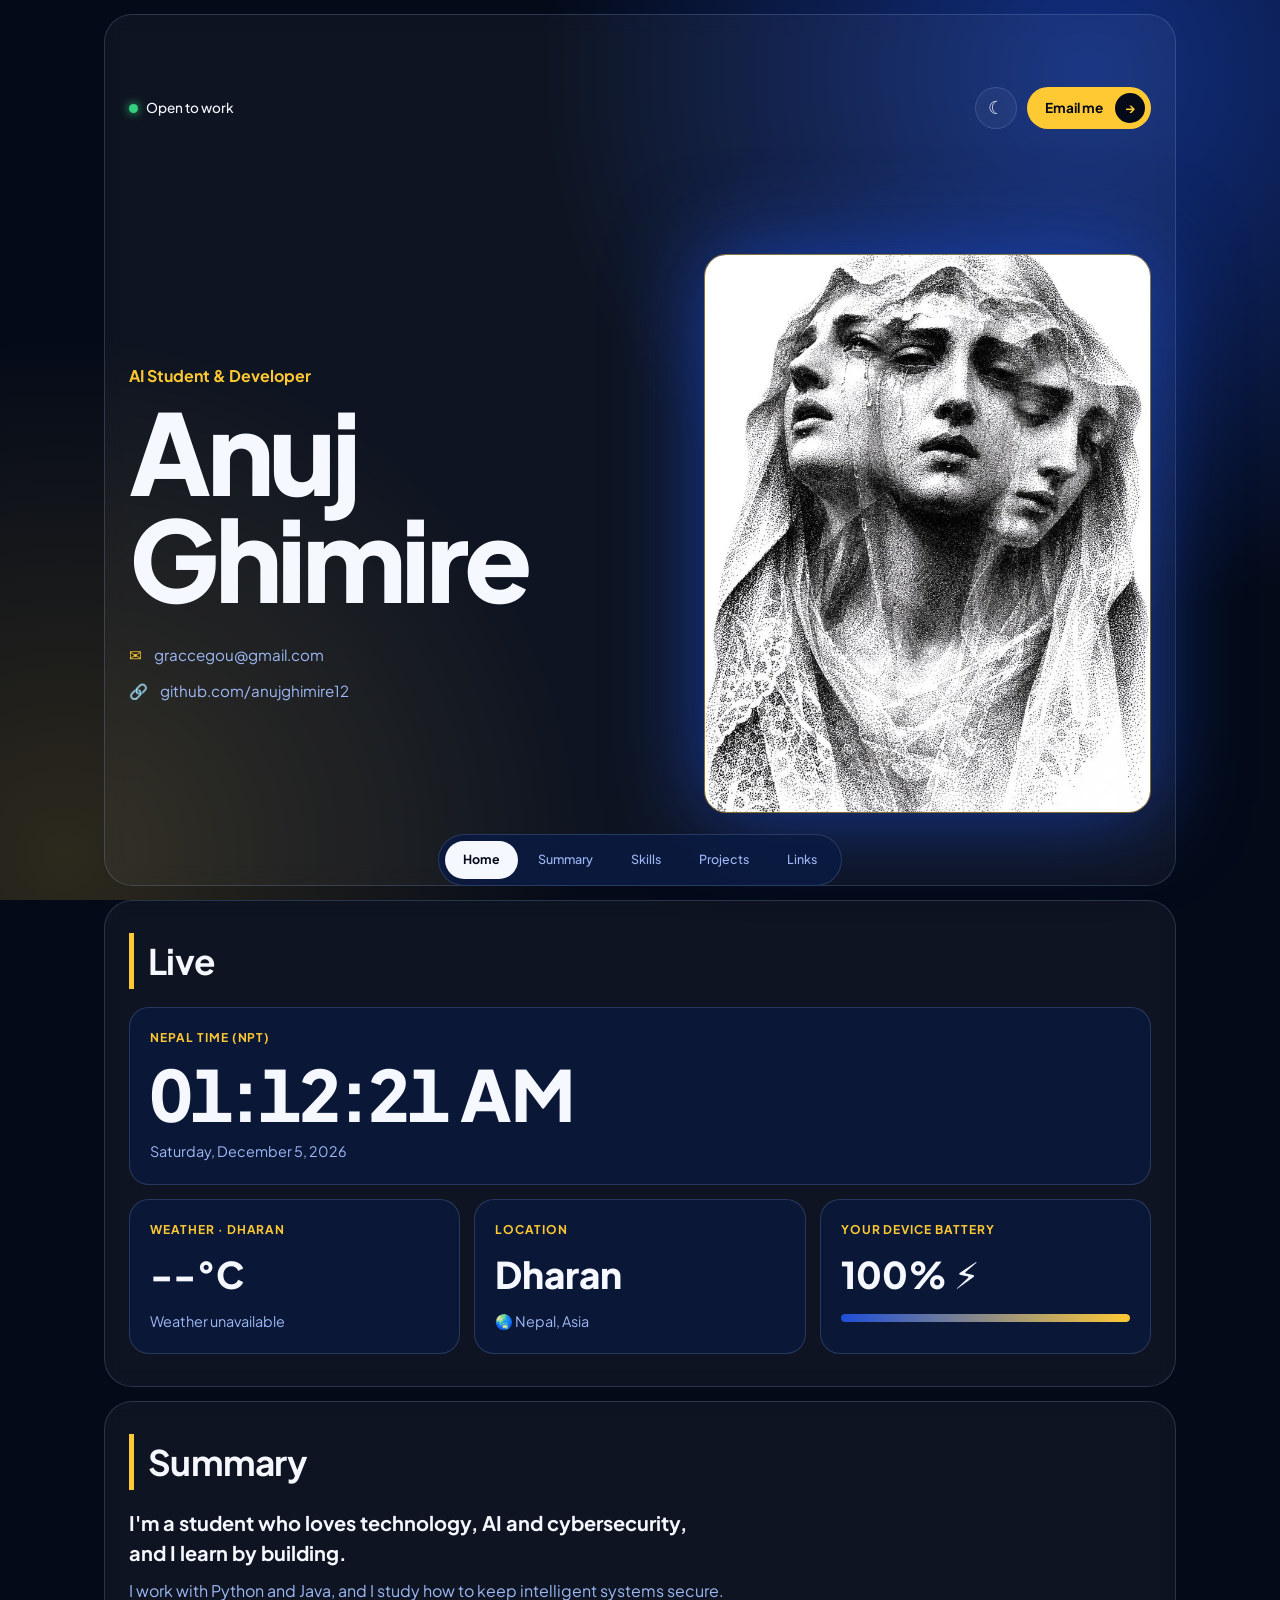
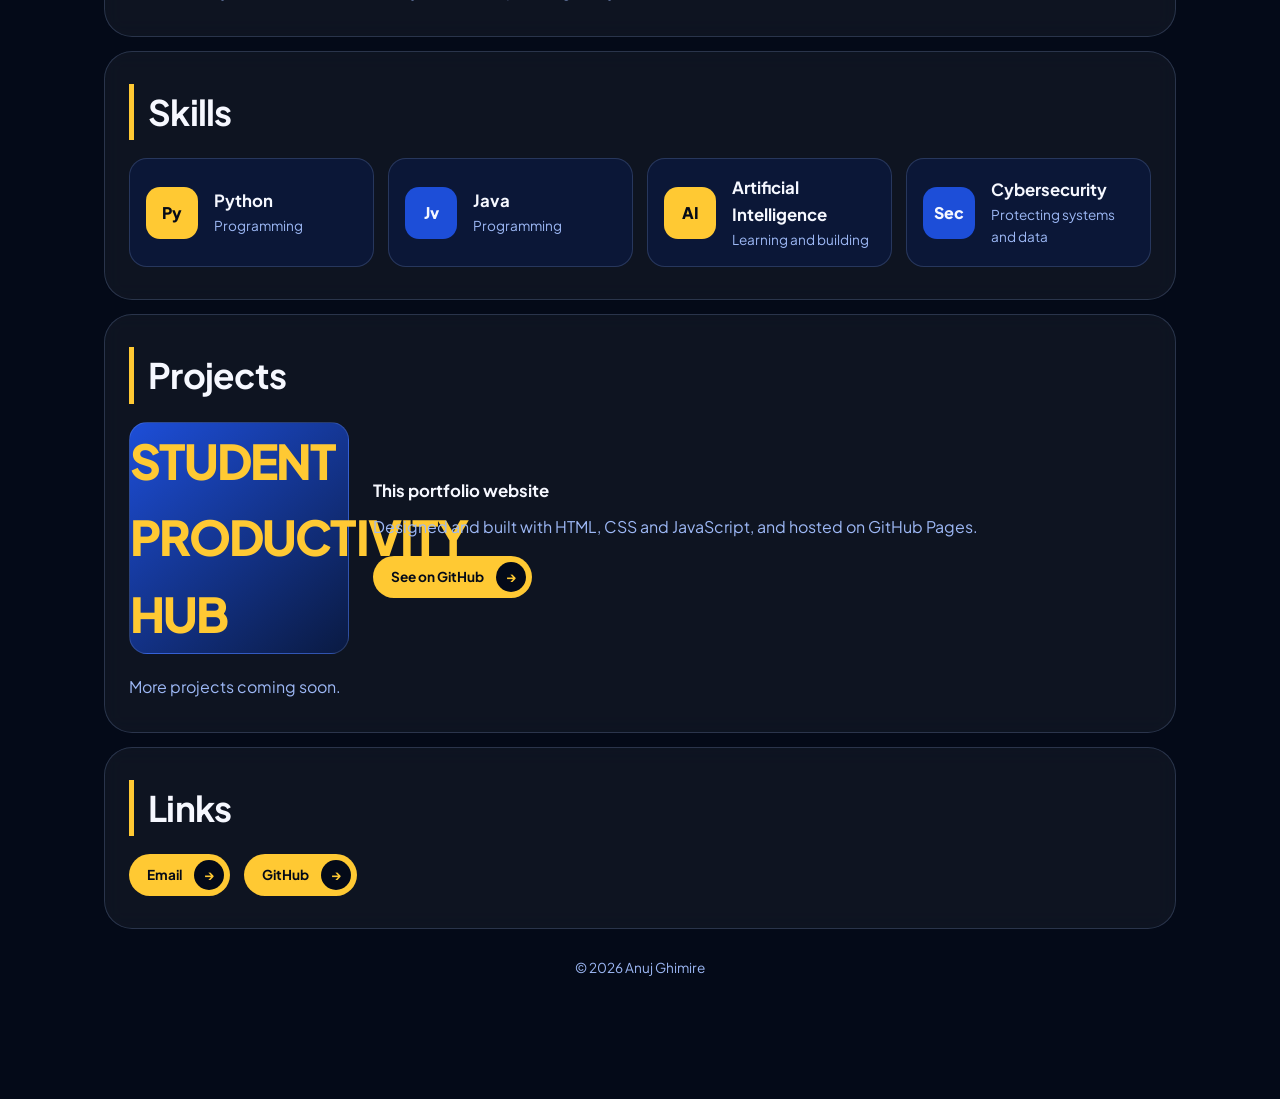
<file: index.html>
<!DOCTYPE html>
<html lang="en">
<head>
   <meta name="google-site-verification" content="NhJzSN8ZEbCwk0YeuCY-DDSXIdrFHdB5F4cRIVyq4zQ" />
  <meta charset="UTF-8">
  <meta name="viewport" content="width=device-width, initial-scale=1">
  <title>Anuj Ghimire | AI &amp; Cybersecurity Student</title>
  <meta name="description" content="Portfolio of Anuj Ghimire, AI student and developer working with Python, Java and cybersecurity.">
  <script>
    document.documentElement.classList.add("js");
    try { var t = localStorage.getItem("theme"); if (t) document.documentElement.dataset.theme = t; } catch (e) {}
  </script>
  <link rel="preconnect" href="https://fonts.googleapis.com">
  <link rel="preconnect" href="https://fonts.gstatic.com" crossorigin>
  <link href="https://fonts.googleapis.com/css2?family=Plus+Jakarta+Sans:wght@400;500;700;800&display=swap" rel="stylesheet">
  <link rel="stylesheet" href="style.css">
</head>
<body>
  <main class="wrap">

    <section class="glass hero" id="home">
      <div class="topbar">
        <span class="status"><i></i>Open to work</span>
        <div class="top-actions">
          <button class="icon-btn" id="theme" type="button" aria-label="Switch dark or light mode">&#9790;</button>
          <a class="pill" href="mailto:graccegou@gmail.com">Email me <span class="arrow">&rarr;</span></a>
        </div>
      </div>

      <div class="photo">
        <!-- Change the file name below if you use a different photo -->
        <img src="6a6678fbab11fb591f8351671d322f76%20(1).jpg" alt="Photo of Anuj Ghimire">
      </div>

      <div class="intro">
        <p class="role">AI Student &amp; Developer</p>
        <h1>Anuj<br>Ghimire</h1>
        <ul class="contacts">
          <li><span>&#9993;</span><a href="mailto:graccegou@gmail.com">graccegou@gmail.com</a></li>
          <li><span>&#128279;</span><a href="https://github.com/anujghimire12" target="_blank" rel="noopener">github.com/anujghimire12</a></li>
        </ul>
      </div>
    </section>

    <section class="glass section reveal" id="live" aria-label="Live status">
      <h2>Live</h2>
      <div class="live-grid">
        <div class="live-card wide">
          <p class="label">Nepal time (NPT)</p>
          <p class="digital" id="clock">--:--:--</p>
          <p class="line" id="date">Loading date...</p>
        </div>
        <div class="live-card">
          <p class="label">Weather &middot; Dharan</p>
          <p class="num" id="temp">--&deg;C</p>
          <p class="line" id="wx">Loading weather...</p>
        </div>
        <div class="live-card">
          <p class="label">Location</p>
          <p class="num">Dharan</p>
          <p class="line">&#127759; Nepal, Asia</p>
        </div>
        <div class="live-card" id="battery-card" hidden>
          <p class="label">Your device battery</p>
          <p class="num" id="batt">--%</p>
          <div class="bar"><i id="battbar"></i></div>
        </div>
      </div>
    </section>

    <section class="glass section reveal" id="about">
      <h2>Summary</h2>
      <p class="big">I'm a student who loves technology, AI and cybersecurity, and I learn by building.</p>
      <p class="muted">I work with Python and Java, and I study how to keep intelligent systems secure.</p>
    </section>

    <section class="glass section reveal" id="skills">
      <h2>Skills</h2>
      <ul class="tiles">
        <li class="tile"><b class="ico">Py</b><div><h3>Python</h3><p>Programming</p></div></li>
        <li class="tile"><b class="ico">Jv</b><div><h3>Java</h3><p>Programming</p></div></li>
        <li class="tile"><b class="ico">AI</b><div><h3>Artificial Intelligence</h3><p>Learning and building</p></div></li>
        <li class="tile"><b class="ico">Sec</b><div><h3>Cybersecurity</h3><p>Protecting systems and data</p></div></li>
      </ul>
    </section>

    <section class="glass section reveal" id="projects">
      <h2>Projects</h2>
      <article class="project">
        <div class="visual" aria-hidden="true"><span>STUDENT PRODUCTIVITY HUB</span></div>
        <div>
          <h3>This portfolio website</h3>
          <p class="muted">Designed and built with HTML, CSS and JavaScript, and hosted on GitHub Pages.</p>
          <a class="pill" href="https://github.com/anujghimire12" target="_blank" rel="noopener">See on GitHub <span class="arrow">&rarr;</span></a>
        </div>
      </article>
      <p class="muted more">More projects coming soon.</p>
    </section>

    <section class="glass section reveal" id="links">
      <h2>Links</h2>
      <div class="link-row">
        <a class="pill" href="mailto:graccegou@gmail.com">Email <span class="arrow">&rarr;</span></a>
        <a class="pill" href="https://github.com/anujghimire12" target="_blank" rel="noopener">GitHub <span class="arrow">&rarr;</span></a>
      </div>
    </section>

    <footer>&copy; <span id="year">2026</span> Anuj Ghimire</footer>
  </main>

  <a class="totop" id="totop" href="#home" aria-label="Back to top">&uarr;</a>

  <nav class="dock" aria-label="Main">
    <a href="#home" class="active">Home</a>
    <a href="#about">Summary</a>
    <a href="#skills">Skills</a>
    <a href="#projects">Projects</a>
    <a href="#links">Links</a>
  </nav>

  <script src="script.js"></script>
</body>
</html>
</file>
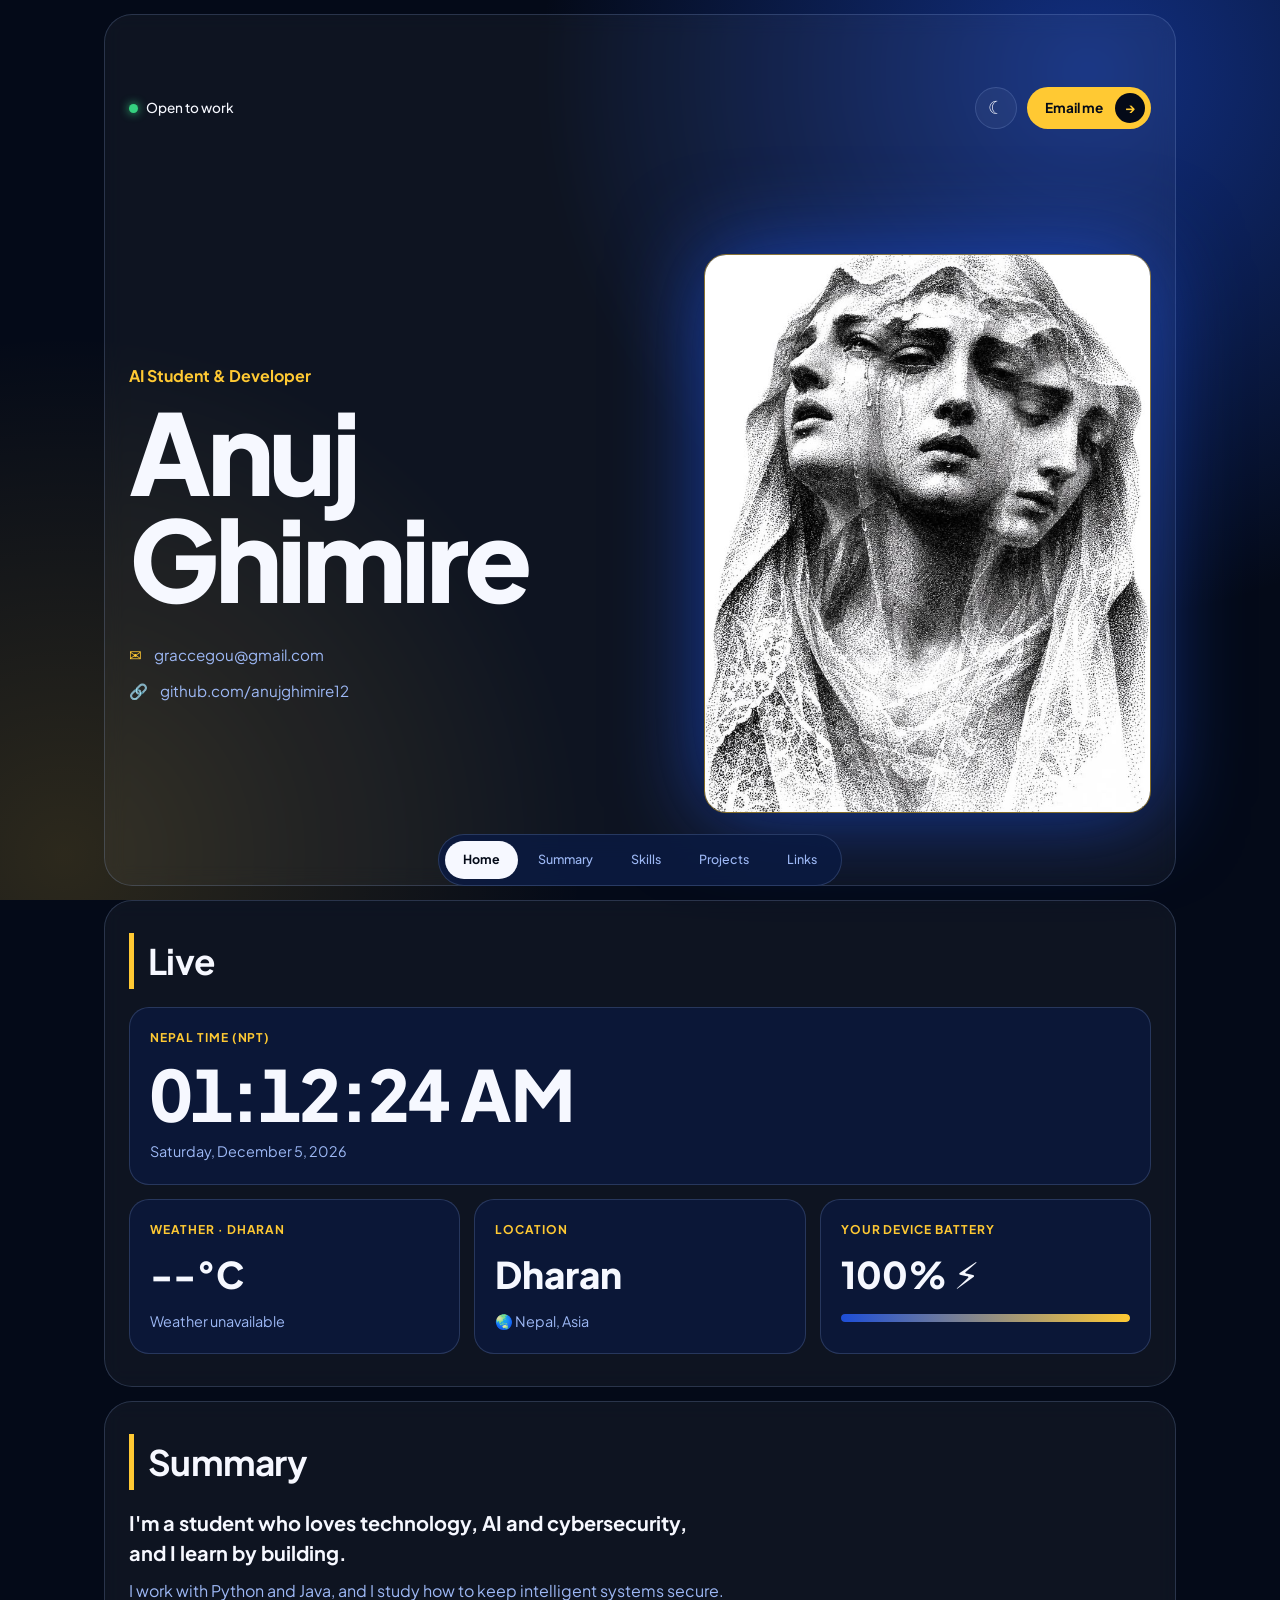
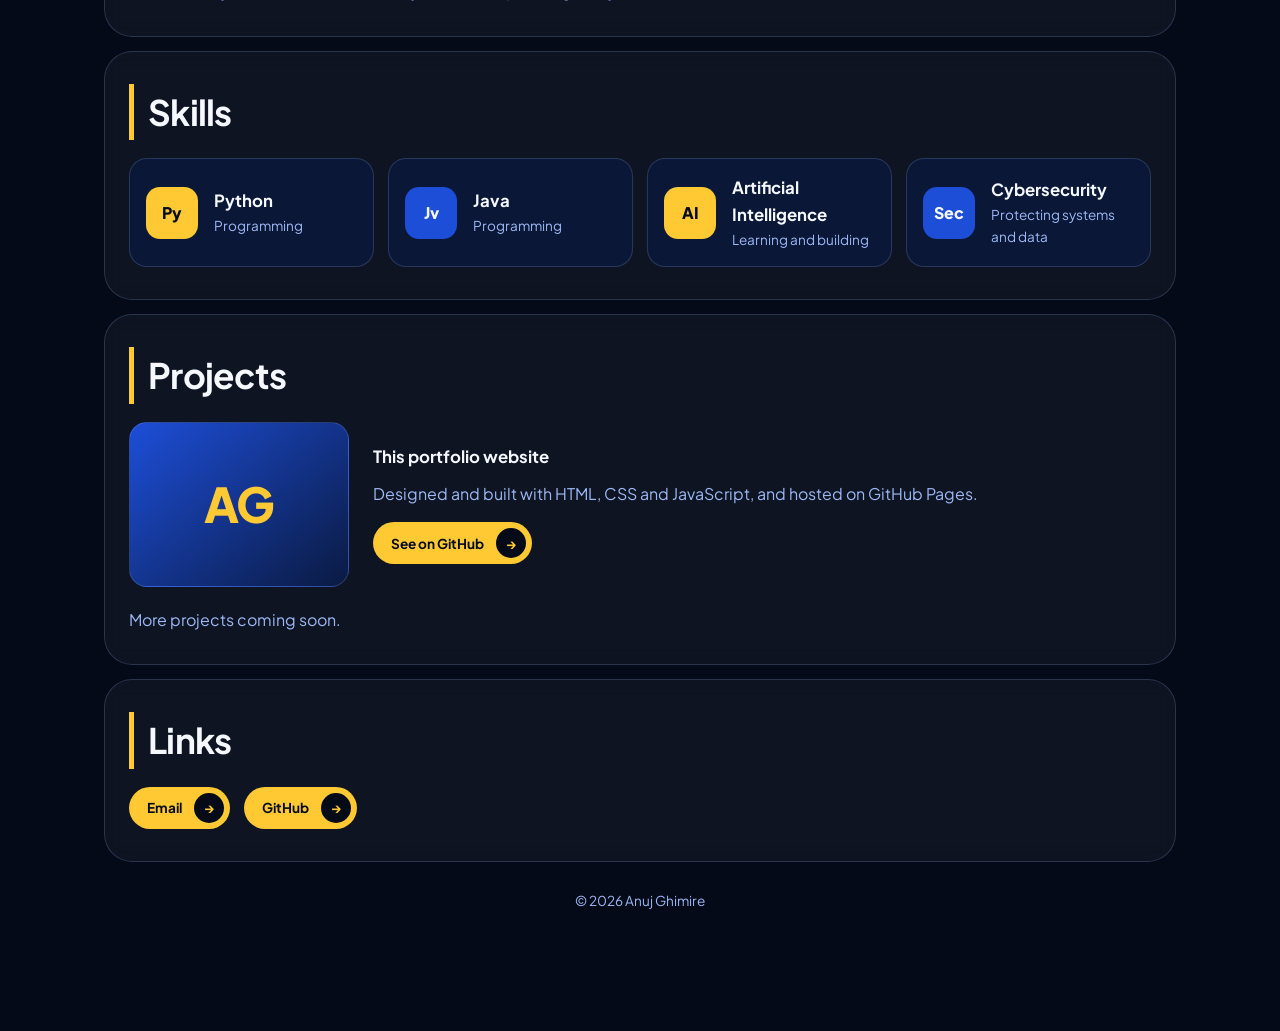
<file: index (1).html>
<!DOCTYPE html>
<html lang="en">
<head>
  <meta charset="UTF-8">
  <meta name="viewport" content="width=device-width, initial-scale=1">
  <title>Anuj Ghimire | AI &amp; Cybersecurity Student</title>
  <meta name="description" content="Portfolio of Anuj Ghimire, AI student and developer working with Python, Java and cybersecurity.">
  <script>
    document.documentElement.classList.add("js");
    try { var t = localStorage.getItem("theme"); if (t) document.documentElement.dataset.theme = t; } catch (e) {}
  </script>
  <link rel="preconnect" href="https://fonts.googleapis.com">
  <link rel="preconnect" href="https://fonts.gstatic.com" crossorigin>
  <link href="https://fonts.googleapis.com/css2?family=Plus+Jakarta+Sans:wght@400;500;700;800&display=swap" rel="stylesheet">
  <link rel="stylesheet" href="style.css">
</head>
<body>
  <main class="wrap">

    <section class="glass hero" id="home">
      <div class="topbar">
        <span class="status"><i></i>Open to work</span>
        <div class="top-actions">
          <button class="icon-btn" id="theme" type="button" aria-label="Switch dark or light mode">&#9790;</button>
          <a class="pill" href="mailto:graccegou@gmail.com">Email me <span class="arrow">&rarr;</span></a>
        </div>
      </div>

      <div class="photo">
        <!-- Change the file name below if you use a different photo -->
        <img src="6a6678fbab11fb591f8351671d322f76%20(1).jpg" alt="Photo of Anuj Ghimire">
      </div>

      <div class="intro">
        <p class="role">AI Student &amp; Developer</p>
        <h1>Anuj<br>Ghimire</h1>
        <ul class="contacts">
          <li><span>&#9993;</span><a href="mailto:graccegou@gmail.com">graccegou@gmail.com</a></li>
          <li><span>&#128279;</span><a href="https://github.com/anujghimire12" target="_blank" rel="noopener">github.com/anujghimire12</a></li>
        </ul>
      </div>
    </section>

    <section class="glass section reveal" id="live" aria-label="Live status">
      <h2>Live</h2>
      <div class="live-grid">
        <div class="live-card wide">
          <p class="label">Nepal time (NPT)</p>
          <p class="digital" id="clock">--:--:--</p>
          <p class="line" id="date">Loading date...</p>
        </div>
        <div class="live-card">
          <p class="label">Weather &middot; Dharan</p>
          <p class="num" id="temp">--&deg;C</p>
          <p class="line" id="wx">Loading weather...</p>
        </div>
        <div class="live-card">
          <p class="label">Location</p>
          <p class="num">Dharan</p>
          <p class="line">&#127759; Nepal, Asia</p>
        </div>
        <div class="live-card" id="battery-card" hidden>
          <p class="label">Your device battery</p>
          <p class="num" id="batt">--%</p>
          <div class="bar"><i id="battbar"></i></div>
        </div>
      </div>
    </section>

    <section class="glass section reveal" id="about">
      <h2>Summary</h2>
      <p class="big">I'm a student who loves technology, AI and cybersecurity, and I learn by building.</p>
      <p class="muted">I work with Python and Java, and I study how to keep intelligent systems secure.</p>
    </section>

    <section class="glass section reveal" id="skills">
      <h2>Skills</h2>
      <ul class="tiles">
        <li class="tile"><b class="ico">Py</b><div><h3>Python</h3><p>Programming</p></div></li>
        <li class="tile"><b class="ico">Jv</b><div><h3>Java</h3><p>Programming</p></div></li>
        <li class="tile"><b class="ico">AI</b><div><h3>Artificial Intelligence</h3><p>Learning and building</p></div></li>
        <li class="tile"><b class="ico">Sec</b><div><h3>Cybersecurity</h3><p>Protecting systems and data</p></div></li>
      </ul>
    </section>

    <section class="glass section reveal" id="projects">
      <h2>Projects</h2>
      <article class="project">
        <div class="visual" aria-hidden="true"><span>AG</span></div>
        <div>
          <h3>This portfolio website</h3>
          <p class="muted">Designed and built with HTML, CSS and JavaScript, and hosted on GitHub Pages.</p>
          <a class="pill" href="https://github.com/anujghimire12" target="_blank" rel="noopener">See on GitHub <span class="arrow">&rarr;</span></a>
        </div>
      </article>
      <p class="muted more">More projects coming soon.</p>
    </section>

    <section class="glass section reveal" id="links">
      <h2>Links</h2>
      <div class="link-row">
        <a class="pill" href="mailto:graccegou@gmail.com">Email <span class="arrow">&rarr;</span></a>
        <a class="pill" href="https://github.com/anujghimire12" target="_blank" rel="noopener">GitHub <span class="arrow">&rarr;</span></a>
      </div>
    </section>

    <footer>&copy; <span id="year">2026</span> Anuj Ghimire</footer>
  </main>

  <a class="totop" id="totop" href="#home" aria-label="Back to top">&uarr;</a>

  <nav class="dock" aria-label="Main">
    <a href="#home" class="active">Home</a>
    <a href="#about">Summary</a>
    <a href="#skills">Skills</a>
    <a href="#projects">Projects</a>
    <a href="#links">Links</a>
  </nav>

  <script src="script.js"></script>
</body>
</html>
</file>
<file: style.css>
:root {
  --ink: #040a18;
  --blue: #1d4ed8;
  --yellow: #ffc933;
  --font: "Plus Jakarta Sans", "Segoe UI", system-ui, sans-serif;

  --bg: #040a18;
  --text: #f6f8ff;
  --muted: #9db8f5;
  --accent: #ffc933;
  --glass: rgba(255, 255, 255, .045);
  --line: rgba(157, 184, 245, .2);
  --card: rgba(10, 26, 66, .7);
  --dock: rgba(10, 26, 66, .82);
  --dock-active-bg: #f6f8ff;
  --dock-active-text: #040a18;
  --glow1: rgba(29, 78, 216, .55);
  --glow2: rgba(255, 201, 51, .16);
  --photo-glow: rgba(29, 78, 216, .7);
}
[data-theme="light"] {
  --bg: #eef3ff;
  --text: #07173a;
  --muted: #3d5190;
  --accent: #9a6700;
  --glass: rgba(255, 255, 255, .72);
  --line: rgba(29, 78, 216, .2);
  --card: #ffffff;
  --dock: rgba(255, 255, 255, .92);
  --dock-active-bg: #07173a;
  --dock-active-text: #f6f8ff;
  --glow1: rgba(29, 78, 216, .22);
  --glow2: rgba(255, 201, 51, .4);
  --photo-glow: rgba(29, 78, 216, .35);
}

* { box-sizing: border-box; margin: 0; padding: 0; }
html { scroll-behavior: smooth; }
body {
  font-family: var(--font); line-height: 1.6; color: var(--text); background-color: var(--bg);
  background-image:
    radial-gradient(circle at 85% 8%, var(--glow1), transparent 40%),
    radial-gradient(circle at 5% 95%, var(--glow2), transparent 35%);
  background-attachment: fixed;
  transition: background-color .3s ease, color .3s ease;
}
a { color: inherit; text-decoration: none; }
ul { list-style: none; }
[hidden] { display: none !important; }
:focus-visible { outline: 3px solid var(--yellow); outline-offset: 3px; }

.wrap { max-width: 1100px; margin: 0 auto; padding: 14px 14px 120px; }
.glass {
  background: var(--glass); border: 1px solid var(--line); border-radius: 28px;
  backdrop-filter: blur(10px);
}

/* Buttons */
.pill {
  display: inline-flex; align-items: center; gap: 12px;
  background: var(--yellow); color: var(--ink); font-weight: 700; font-size: .85rem;
  padding: 6px 6px 6px 18px; border-radius: 999px; transition: transform .15s ease;
}
.pill:hover { transform: translateY(-2px); }
.pill .arrow {
  display: grid; place-items: center; width: 30px; height: 30px; border-radius: 50%;
  background: var(--ink); color: var(--yellow);
}
.icon-btn {
  width: 42px; height: 42px; border-radius: 50%; cursor: pointer; font-size: 1.1rem;
  background: var(--glass); color: var(--text); border: 1px solid var(--line);
}
.icon-btn:hover { border-color: var(--yellow); }

/* Hero */
.hero {
  display: grid; grid-template-columns: 1.1fr .9fr; gap: 28px; align-items: center;
  padding: 24px; min-height: calc(100svh - 28px);
}
.topbar { grid-column: 1 / -1; display: flex; justify-content: space-between; align-items: center; gap: 12px; }
.top-actions { display: flex; align-items: center; gap: 10px; }
.status { display: inline-flex; align-items: center; gap: 8px; font-size: .85rem; font-weight: 500; }
.status i { width: 9px; height: 9px; border-radius: 50%; background: #35d07f; box-shadow: 0 0 10px #35d07f; }

.role { color: var(--accent); font-weight: 700; margin-bottom: 10px; }
h1 { font-size: clamp(3.4rem, 11vw, 7rem); line-height: .95; letter-spacing: -.04em; font-weight: 800; }
.contacts { margin-top: 32px; display: grid; gap: 12px; font-size: .95rem; }
.contacts li { display: flex; align-items: center; gap: 12px; color: var(--muted); word-break: break-all; }
.contacts span { color: var(--accent); }
.contacts a:hover { color: var(--text); }

.photo {
  order: 2; aspect-ratio: 4 / 5; border-radius: 22px; overflow: hidden;
  border: 1px solid rgba(255, 201, 51, .5); box-shadow: 0 0 90px var(--photo-glow);
}
.photo img { width: 100%; height: 100%; object-fit: cover; display: block; }
.intro { order: 1; }

/* Sections */
.section { margin-top: 14px; padding: 32px 24px; }
h2 {
  font-size: clamp(1.6rem, 4vw, 2.2rem); letter-spacing: -.02em; margin-bottom: 18px;
  padding-left: 14px; border-left: 5px solid var(--yellow);
}
h3 { font-size: 1.05rem; }
.big { font-size: 1.25rem; font-weight: 700; line-height: 1.5; max-width: 40ch; }
.muted { color: var(--muted); margin-top: 10px; max-width: 55ch; }

/* Live panel */
.live-grid { display: grid; grid-template-columns: repeat(3, 1fr); gap: 14px; }
.live-card {
  padding: 20px; border-radius: 20px; background: var(--card); border: 1px solid var(--line);
}
.live-card.wide { grid-column: 1 / -1; }
.label { font-size: .75rem; font-weight: 700; letter-spacing: .08em; text-transform: uppercase; color: var(--accent); }
.digital {
  font-size: clamp(2.4rem, 9vw, 4.4rem); font-weight: 800; letter-spacing: -.02em; line-height: 1.15;
  font-variant-numeric: tabular-nums; margin: 6px 0;
}
.num { font-size: clamp(1.7rem, 5vw, 2.3rem); font-weight: 800; margin: 6px 0; }
.line { font-size: .9rem; color: var(--muted); }
.bar { height: 8px; border-radius: 999px; background: var(--line); overflow: hidden; margin-top: 10px; }
.bar i { display: block; height: 100%; width: 0; border-radius: 999px; background: linear-gradient(90deg, var(--blue), var(--yellow)); transition: width .4s ease; }

.tiles { display: grid; grid-template-columns: repeat(auto-fit, minmax(230px, 1fr)); gap: 14px; }
.tile { display: flex; align-items: center; gap: 16px; padding: 16px; border-radius: 18px; background: var(--card); border: 1px solid var(--line); }
.tile p { font-size: .85rem; color: var(--muted); }
.ico {
  flex: none; display: grid; place-items: center; width: 52px; height: 52px; border-radius: 14px;
  background: var(--blue); color: #f6f8ff; font-weight: 800;
}
.tile:nth-child(odd) .ico { background: var(--yellow); color: var(--ink); }

.project { display: grid; grid-template-columns: 220px 1fr; gap: 24px; align-items: center; }
.project .visual {
  aspect-ratio: 4 / 3; border-radius: 18px; display: grid; place-items: center;
  background: linear-gradient(140deg, var(--blue), #0a1a42); border: 1px solid var(--line);
}
.project .visual span { font-size: 3rem; font-weight: 800; color: var(--yellow); letter-spacing: -.04em; }
.project .pill { margin-top: 16px; }
.more { margin-top: 20px; }
.link-row { display: flex; flex-wrap: wrap; gap: 14px; }
footer { text-align: center; padding: 28px 0 0; font-size: .85rem; color: var(--muted); }

/* Floating menu and back-to-top */
.dock {
  position: fixed; left: 50%; bottom: 14px; transform: translateX(-50%); z-index: 20;
  display: flex; gap: 2px; padding: 6px; width: max-content; max-width: calc(100% - 20px);
  background: var(--dock); backdrop-filter: blur(14px); border: 1px solid var(--line); border-radius: 999px;
}
.dock a { padding: 9px clamp(10px, 2.6vw, 18px); border-radius: 999px; font-size: .78rem; font-weight: 500; color: var(--muted); }
.dock a.active { background: var(--dock-active-bg); color: var(--dock-active-text); font-weight: 700; }

.totop {
  position: fixed; right: 16px; bottom: 76px; z-index: 20;
  width: 46px; height: 46px; display: grid; place-items: center; border-radius: 50%;
  background: var(--yellow); color: var(--ink); font-size: 1.2rem; font-weight: 800;
  box-shadow: 0 8px 24px rgba(0, 0, 0, .35);
  opacity: 0; transform: translateY(12px); pointer-events: none; transition: opacity .25s ease, transform .25s ease;
}
.totop.show { opacity: 1; transform: none; pointer-events: auto; }

/* Scroll reveal */
.js .reveal { opacity: 0; transform: translateY(24px); transition: opacity .6s ease, transform .6s ease; }
.js .reveal.in { opacity: 1; transform: none; }

@media (max-width: 820px) {
  .hero { grid-template-columns: 1fr; min-height: 0; padding: 18px; }
  .photo { order: 1; aspect-ratio: 1 / 1; max-height: 340px; width: 100%; }
  .intro { order: 2; }
  .project { grid-template-columns: 1fr; }
  .section { padding: 26px 18px; }
  .live-grid { grid-template-columns: 1fr 1fr; }
  .live-card.wide { grid-column: 1 / -1; }
  .live-card { padding: 16px; }
}
@media (prefers-reduced-motion: reduce) {
  html { scroll-behavior: auto; }
  .js .reveal { opacity: 1; transform: none; transition: none; }
  .pill, .totop, .bar i, body { transition: none; }
}
</file>
